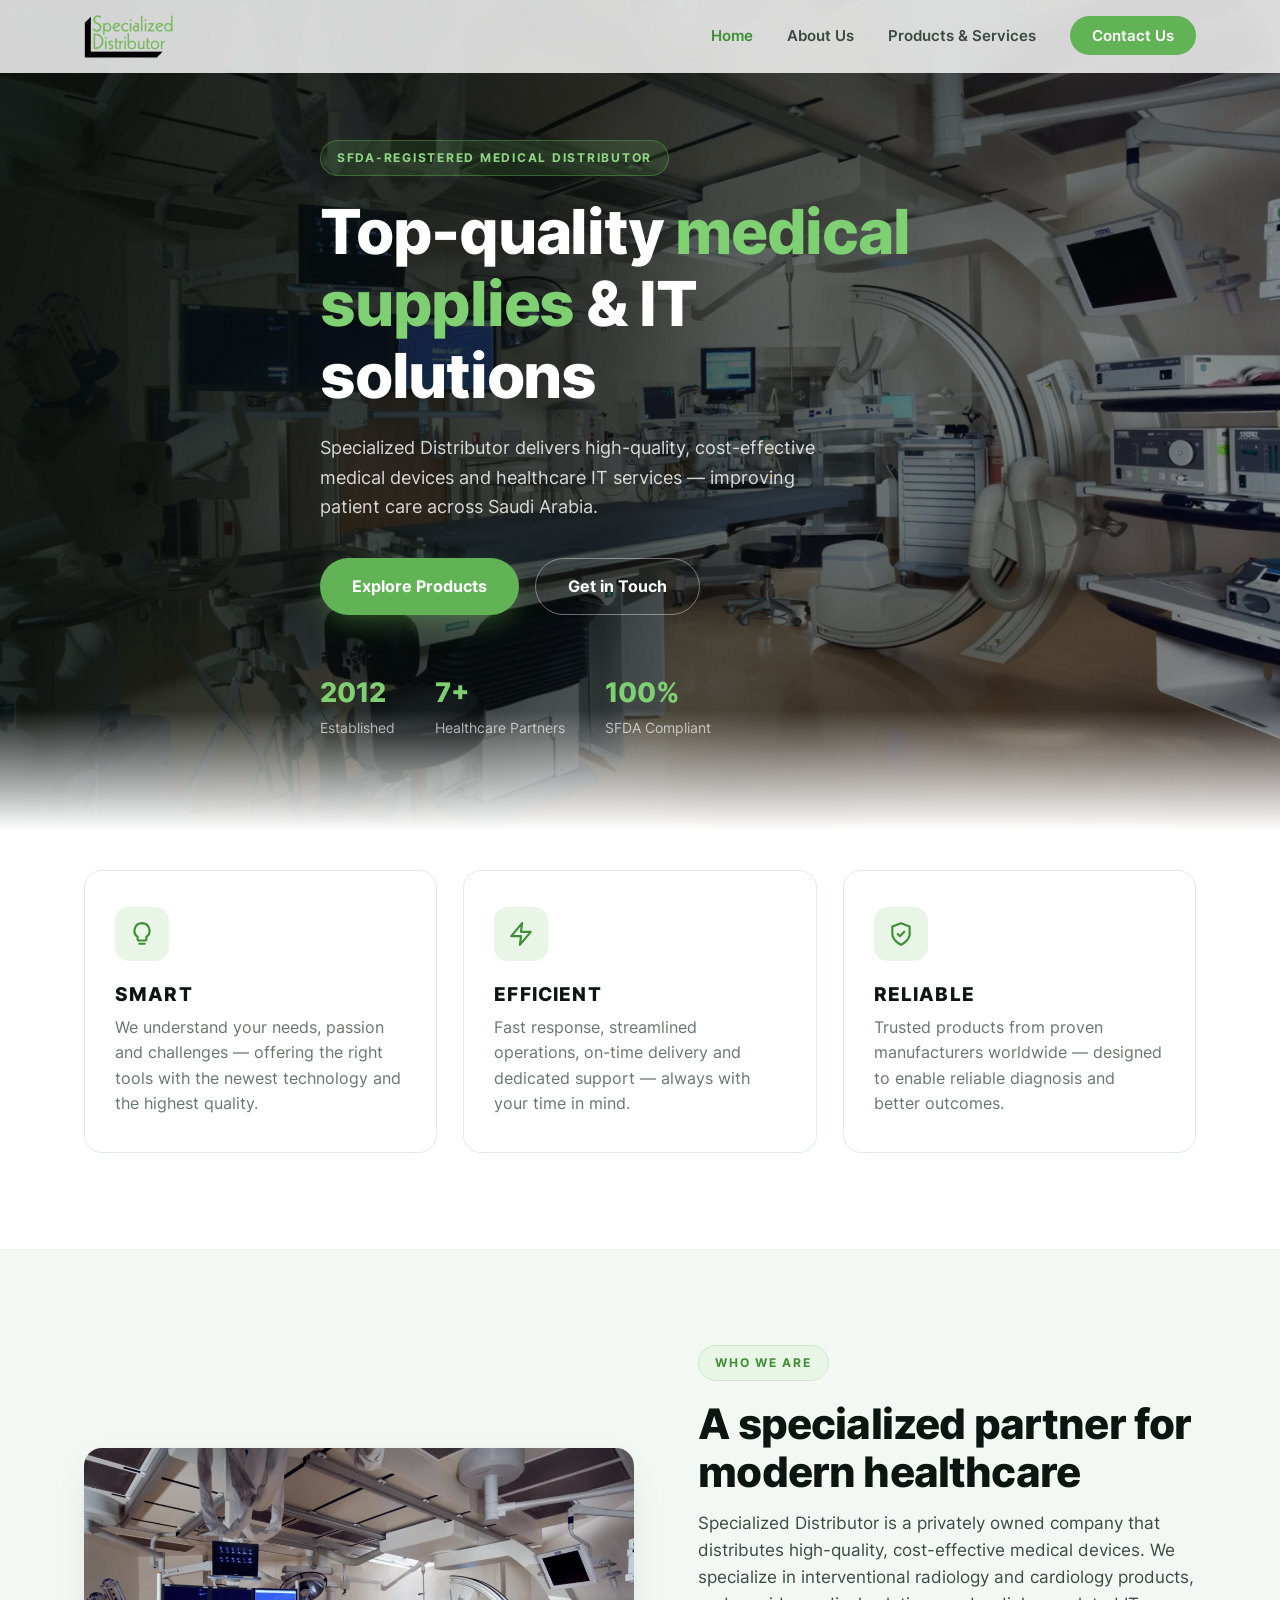
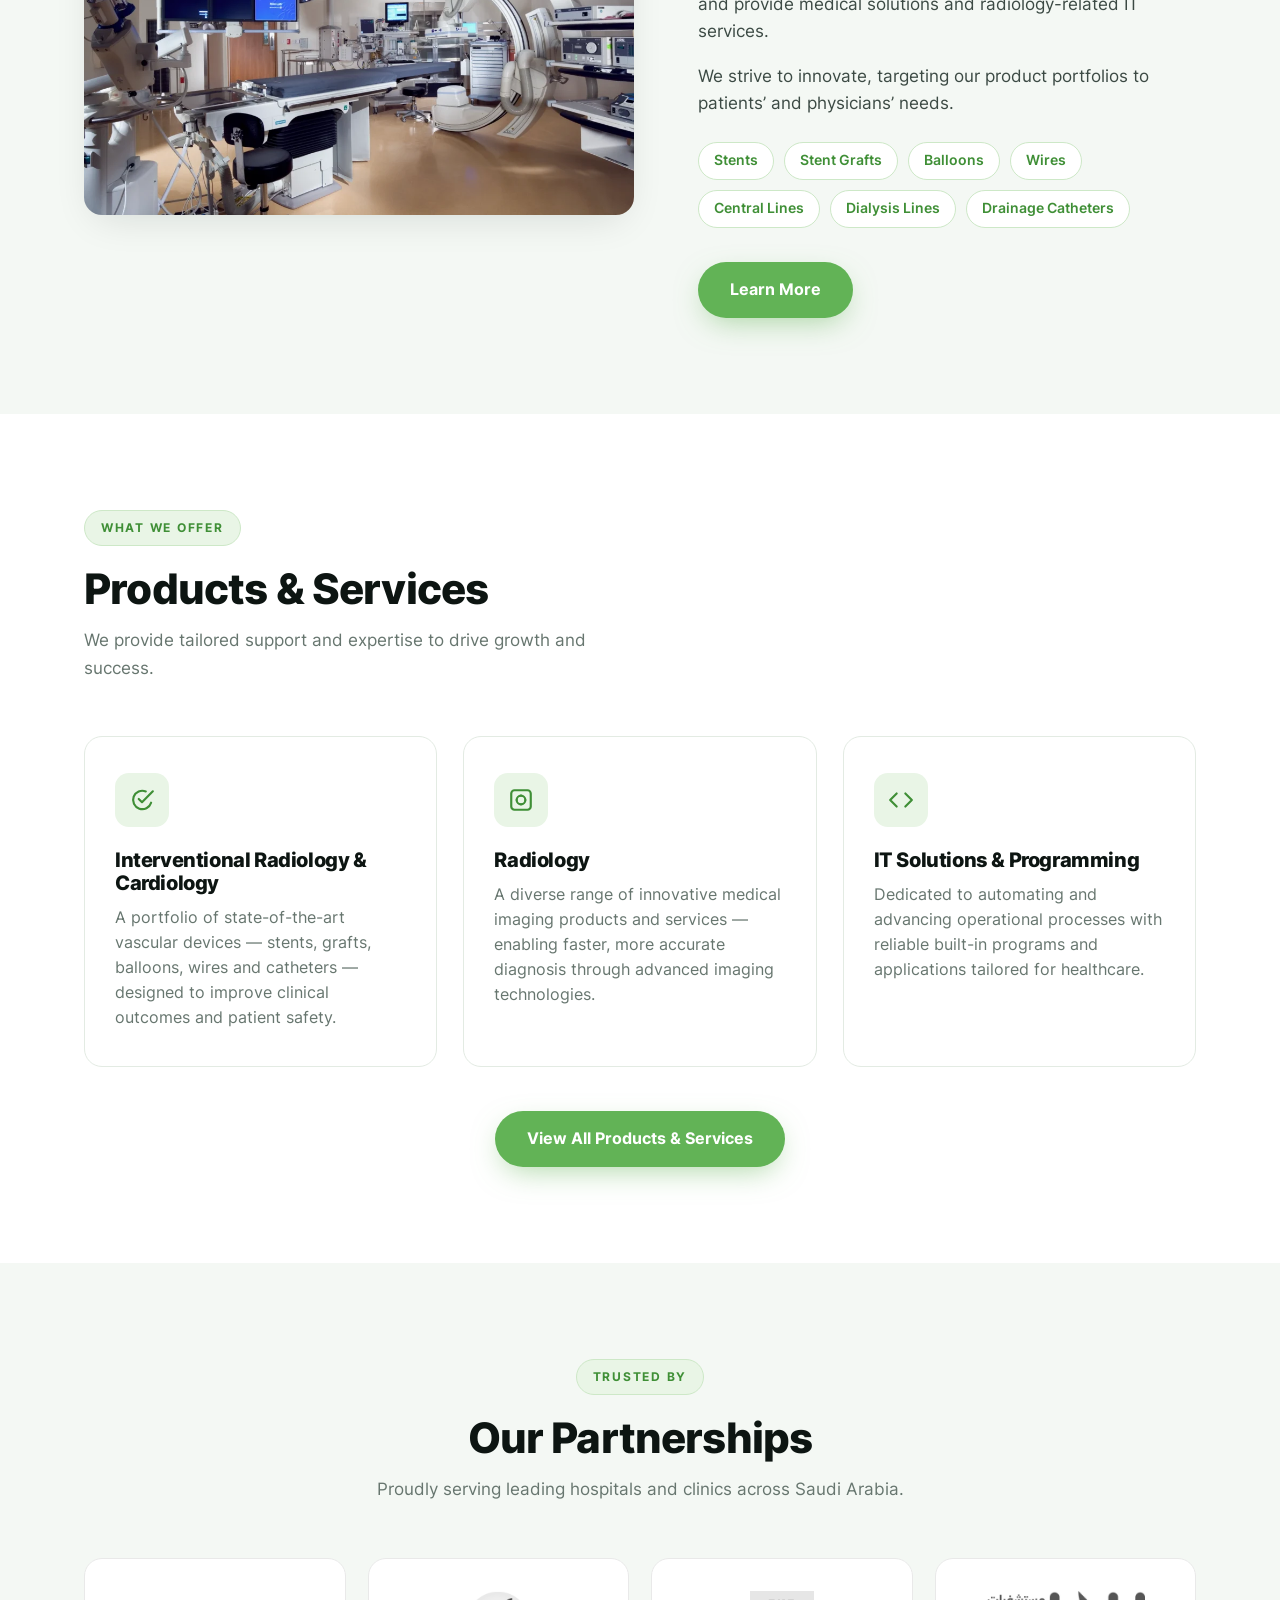
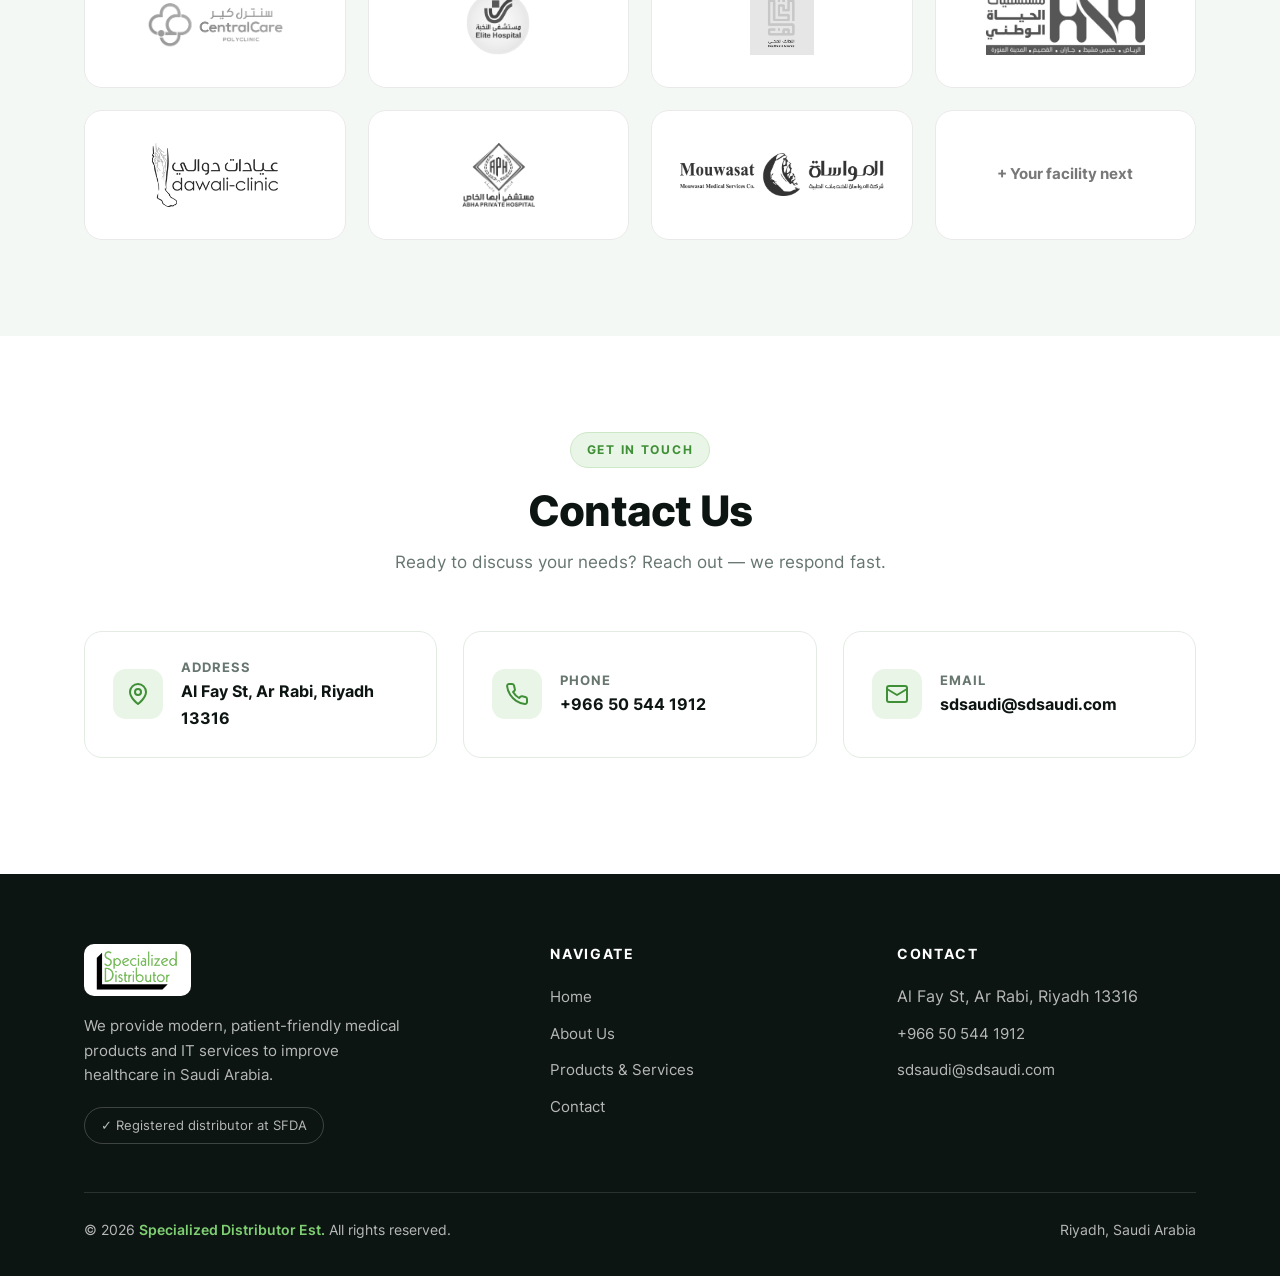
<file: index.html>
<!DOCTYPE html>
<html lang="en">
<head>
<meta charset="UTF-8">
<meta name="viewport" content="width=device-width, initial-scale=1.0">
<meta name="facebook-domain-verification" content="l075posbf9wfgpn8td91c6dkunlv6u" />
<title>Specialized Distributor Est. — Top-Quality Medical Supplies & IT Solutions</title>
<meta name="description" content="SFDA-registered distributor of high-quality medical devices in Saudi Arabia. Interventional radiology & cardiology products, imaging solutions, and healthcare IT services.">
<link rel="icon" href="assets/img/cropped-squere-logo-32x32.png" sizes="32x32">
<link rel="icon" href="assets/img/cropped-squere-logo-192x192.png" sizes="192x192">
<link rel="apple-touch-icon" href="assets/img/cropped-squere-logo-180x180.png">
<meta property="og:title" content="Specialized Distributor Est.">
<meta property="og:description" content="Your source for top-quality medical supplies and IT solutions in Saudi Arabia.">
<meta property="og:type" content="website">
<meta property="og:image" content="assets/img/IMG_7962.png">
<link rel="stylesheet" href="assets/style.css">
</head>
<body>

<!-- ============ NAV ============ -->
<header class="nav" id="nav">
  <div class="wrap nav-inner">
    <a href="index.html" class="nav-logo">
      <img src="assets/img/IMG_7962-300x145.png" alt="Specialized Distributor Est.">
    </a>
    <nav>
      <ul class="nav-links" id="navLinks">
        <li><a href="index.html" class="active">Home</a></li>
        <li><a href="about-us.html">About Us</a></li>
        <li><a href="products-and-services.html">Products &amp; Services</a></li>
        <li><a href="#contact" class="nav-cta">Contact Us</a></li>
      </ul>
    </nav>
    <button class="nav-toggle" id="navToggle" aria-label="Menu" aria-expanded="false">
      <span></span><span></span><span></span>
    </button>
  </div>
</header>

<!-- ============ HERO ============ -->
<section class="hero" id="top">
  <div class="wrap">
    <div class="hero-content">
      <span class="eyebrow">SFDA-Registered Medical Distributor</span>
      <h1>Top-quality <em>medical supplies</em> &amp; IT solutions</h1>
      <p>Specialized Distributor delivers high-quality, cost-effective medical devices and healthcare IT services — improving patient care across Saudi Arabia.</p>
      <div class="hero-actions">
        <a href="products-and-services.html" class="btn btn-primary">Explore Products</a>
        <a href="#contact" class="btn btn-ghost">Get in Touch</a>
      </div>
      <div class="hero-stats">
        <div class="hero-stat"><b>2012</b><span>Established</span></div>
        <div class="hero-stat"><b>7+</b><span>Healthcare Partners</span></div>
        <div class="hero-stat"><b>100%</b><span>SFDA Compliant</span></div>
      </div>
    </div>
  </div>
</section>

<!-- ============ VALUES ============ -->
<section class="values">
  <div class="wrap grid-3">
    <div class="card reveal">
      <div class="icon">
        <svg viewBox="0 0 24 24" fill="none" stroke="currentColor" stroke-width="2" stroke-linecap="round" stroke-linejoin="round"><path d="M12 2a7 7 0 0 1 4 12.7V17a1 1 0 0 1-1 1h-6a1 1 0 0 1-1-1v-2.3A7 7 0 0 1 12 2z"/><path d="M9.5 21h5"/></svg>
      </div>
      <h3>SMART</h3>
      <p>We understand your needs, passion and challenges — offering the right tools with the newest technology and the highest quality.</p>
    </div>
    <div class="card reveal" style="transition-delay:.1s">
      <div class="icon">
        <svg viewBox="0 0 24 24" fill="none" stroke="currentColor" stroke-width="2" stroke-linecap="round" stroke-linejoin="round"><polygon points="13 2 3 14 12 14 11 22 21 10 12 10 13 2"/></svg>
      </div>
      <h3>EFFICIENT</h3>
      <p>Fast response, streamlined operations, on-time delivery and dedicated support — always with your time in mind.</p>
    </div>
    <div class="card reveal" style="transition-delay:.2s">
      <div class="icon">
        <svg viewBox="0 0 24 24" fill="none" stroke="currentColor" stroke-width="2" stroke-linecap="round" stroke-linejoin="round"><path d="M12 22s8-4 8-10V5l-8-3-8 3v7c0 6 8 10 8 10z"/><path d="m9 12 2 2 4-4"/></svg>
      </div>
      <h3>RELIABLE</h3>
      <p>Trusted products from proven manufacturers worldwide — designed to enable reliable diagnosis and better outcomes.</p>
    </div>
  </div>
</section>

<!-- ============ ABOUT ============ -->
<section class="tinted" id="about">
  <div class="wrap split">
    <div class="split-media reveal">
      <img src="assets/img/Cath_lab_Heart_Hospital-copy-1024x683.webp" alt="Modern cath lab with interventional equipment" loading="lazy">
    </div>
    <div class="split-text reveal" style="transition-delay:.12s">
      <span class="eyebrow">Who We Are</span>
      <h2 class="section-title">A specialized partner for modern healthcare</h2>
      <p>Specialized Distributor is a privately owned company that distributes high-quality, cost-effective medical devices. We specialize in interventional radiology and cardiology products, and provide medical solutions and radiology-related IT services.</p>
      <p>We strive to innovate, targeting our product portfolios to patients&rsquo; and physicians&rsquo; needs.</p>
      <div class="about-tags">
        <span class="tag">Stents</span>
        <span class="tag">Stent Grafts</span>
        <span class="tag">Balloons</span>
        <span class="tag">Wires</span>
        <span class="tag">Central Lines</span>
        <span class="tag">Dialysis Lines</span>
        <span class="tag">Drainage Catheters</span>
      </div>
      <a href="about-us.html" class="btn btn-primary">Learn More</a>
    </div>
  </div>
</section>

<!-- ============ SERVICES ============ -->
<section id="services">
  <div class="wrap">
    <div class="reveal">
      <span class="eyebrow">What We Offer</span>
      <h2 class="section-title">Products &amp; Services</h2>
      <p class="section-sub">We provide tailored support and expertise to drive growth and success.</p>
    </div>
    <div class="grid-3" style="margin-top:54px">
      <div class="card service-card reveal">
        <div class="icon">
          <svg viewBox="0 0 24 24" fill="none" stroke="currentColor" stroke-width="2" stroke-linecap="round" stroke-linejoin="round"><path d="M20.4 14.5a8.5 8.5 0 1 1-4.9-10.4"/><path d="M22 4 12 14l-3-3"/></svg>
        </div>
        <h3>Interventional Radiology &amp; Cardiology</h3>
        <p>A portfolio of state-of-the-art vascular devices — stents, grafts, balloons, wires and catheters — designed to improve clinical outcomes and patient safety.</p>
      </div>
      <div class="card service-card reveal" style="transition-delay:.1s">
        <div class="icon">
          <svg viewBox="0 0 24 24" fill="none" stroke="currentColor" stroke-width="2" stroke-linecap="round" stroke-linejoin="round"><rect x="3" y="3" width="18" height="18" rx="3"/><circle cx="12" cy="12" r="4"/><path d="M12 8v.01M12 16v.01M8 12h.01M16 12h.01"/></svg>
        </div>
        <h3>Radiology</h3>
        <p>A diverse range of innovative medical imaging products and services — enabling faster, more accurate diagnosis through advanced imaging technologies.</p>
      </div>
      <div class="card service-card reveal" style="transition-delay:.2s">
        <div class="icon">
          <svg viewBox="0 0 24 24" fill="none" stroke="currentColor" stroke-width="2" stroke-linecap="round" stroke-linejoin="round"><polyline points="16 18 22 12 16 6"/><polyline points="8 6 2 12 8 18"/></svg>
        </div>
        <h3>IT Solutions &amp; Programming</h3>
        <p>Dedicated to automating and advancing operational processes with reliable built-in programs and applications tailored for healthcare.</p>
      </div>
    </div>
    <div style="text-align:center;margin-top:44px" class="reveal">
      <a href="products-and-services.html" class="btn btn-primary">View All Products &amp; Services</a>
    </div>
  </div>
</section>

<!-- ============ PARTNERS ============ -->
<section class="tinted" id="partners">
  <div class="wrap">
    <div class="reveal" style="text-align:center">
      <span class="eyebrow">Trusted By</span>
      <h2 class="section-title">Our Partnerships</h2>
      <p class="section-sub" style="margin-inline:auto">Proudly serving leading hospitals and clinics across Saudi Arabia.</p>
    </div>
    <div class="partners-grid">
      <div class="partner reveal"><img src="assets/img/202403221135341389796679_settings-2.png" alt="CentralCare Polyclinic" loading="lazy"></div>
      <div class="partner reveal" style="transition-delay:.05s"><img src="assets/img/elite-hospital-logo84.png" alt="Elite Hospital" loading="lazy"></div>
      <div class="partner reveal" style="transition-delay:.1s"><img src="assets/img/HCA.png" alt="HCA" loading="lazy"></div>
      <div class="partner reveal" style="transition-delay:.15s"><img src="assets/img/HNH-New-Logo-02-1-1536x619-1-768x310.jpeg" alt="HNH" loading="lazy"></div>
      <div class="partner reveal" style="transition-delay:.2s"><img src="assets/img/logo.png" alt="Dawali Clinic" loading="lazy"></div>
      <div class="partner reveal" style="transition-delay:.25s"><img src="assets/img/logo-1.webp" alt="Abha Private Hospital" loading="lazy"></div>
      <div class="partner reveal" style="transition-delay:.3s"><img class="on-light" src="assets/img/mouwasat-logo-footer.webp" alt="Mouwasat Medical Services" loading="lazy"></div>
      <div class="partner reveal" style="transition-delay:.35s">
        <span style="font-weight:700;color:var(--green-dark);font-size:.95rem">+ Your facility next</span>
      </div>
    </div>
  </div>
</section>

<!-- ============ CONTACT ============ -->
<section id="contact">
  <div class="wrap">
    <div class="reveal" style="text-align:center">
      <span class="eyebrow">Get in Touch</span>
      <h2 class="section-title">Contact Us</h2>
      <p class="section-sub" style="margin-inline:auto">Ready to discuss your needs? Reach out — we respond fast.</p>
    </div>
    <div class="contact-cards">
      <a class="contact-card reveal" href="https://maps.google.com/?q=Al+Fay+St,+Ar+Rabi,+Riyadh+13316" target="_blank" rel="noopener">
        <div class="icon">
          <svg viewBox="0 0 24 24" fill="none" stroke="currentColor" stroke-width="2" stroke-linecap="round" stroke-linejoin="round"><path d="M20 10c0 6-8 12-8 12s-8-6-8-12a8 8 0 0 1 16 0z"/><circle cx="12" cy="10" r="3"/></svg>
        </div>
        <div><small>Address</small><b>Al Fay St, Ar Rabi, Riyadh 13316</b></div>
      </a>
      <a class="contact-card reveal" style="transition-delay:.1s" href="tel:+966505441912">
        <div class="icon">
          <svg viewBox="0 0 24 24" fill="none" stroke="currentColor" stroke-width="2" stroke-linecap="round" stroke-linejoin="round"><path d="M22 16.9v3a2 2 0 0 1-2.2 2 19.8 19.8 0 0 1-8.6-3.1 19.5 19.5 0 0 1-6-6A19.8 19.8 0 0 1 2.1 4.2 2 2 0 0 1 4.1 2h3a2 2 0 0 1 2 1.7c.1 1 .4 2 .7 2.9a2 2 0 0 1-.4 2.1L8.1 10a16 16 0 0 0 6 6l1.3-1.3a2 2 0 0 1 2.1-.4c.9.3 1.9.6 2.9.7a2 2 0 0 1 1.6 2z"/></svg>
        </div>
        <div><small>Phone</small><b>+966 50 544 1912</b></div>
      </a>
      <a class="contact-card reveal" style="transition-delay:.2s" href="mailto:sdsaudi@sdsaudi.com">
        <div class="icon">
          <svg viewBox="0 0 24 24" fill="none" stroke="currentColor" stroke-width="2" stroke-linecap="round" stroke-linejoin="round"><rect x="2" y="4" width="20" height="16" rx="2"/><path d="m22 7-10 6L2 7"/></svg>
        </div>
        <div><small>Email</small><b>sdsaudi@sdsaudi.com</b></div>
      </a>
    </div>
  </div>
</section>

<!-- ============ FOOTER ============ -->
<footer>
  <div class="wrap">
    <div class="footer-grid">
      <div>
        <img class="footer-logo" src="assets/img/IMG_7962-300x145.png" alt="Specialized Distributor Est.">
        <p>We provide modern, patient-friendly medical products and IT services to improve healthcare in Saudi Arabia.</p>
        <span class="sfda">✓ Registered distributor at SFDA</span>
      </div>
      <div>
        <h4>Navigate</h4>
        <ul>
          <li><a href="index.html">Home</a></li>
          <li><a href="about-us.html">About Us</a></li>
          <li><a href="products-and-services.html">Products &amp; Services</a></li>
          <li><a href="#contact">Contact</a></li>
        </ul>
      </div>
      <div>
        <h4>Contact</h4>
        <ul>
          <li>Al Fay St, Ar Rabi, Riyadh 13316</li>
          <li><a href="tel:+966505441912">+966 50 544 1912</a></li>
          <li><a href="mailto:sdsaudi@sdsaudi.com">sdsaudi@sdsaudi.com</a></li>
        </ul>
      </div>
    </div>
    <div class="footer-bottom">
      <span>© 2026 <a href="index.html">Specialized Distributor Est.</a> All rights reserved.</span>
      <span>Riyadh, Saudi Arabia</span>
    </div>
  </div>
</footer>

<script src="assets/site.js"></script>
</body>
</html>
</file>
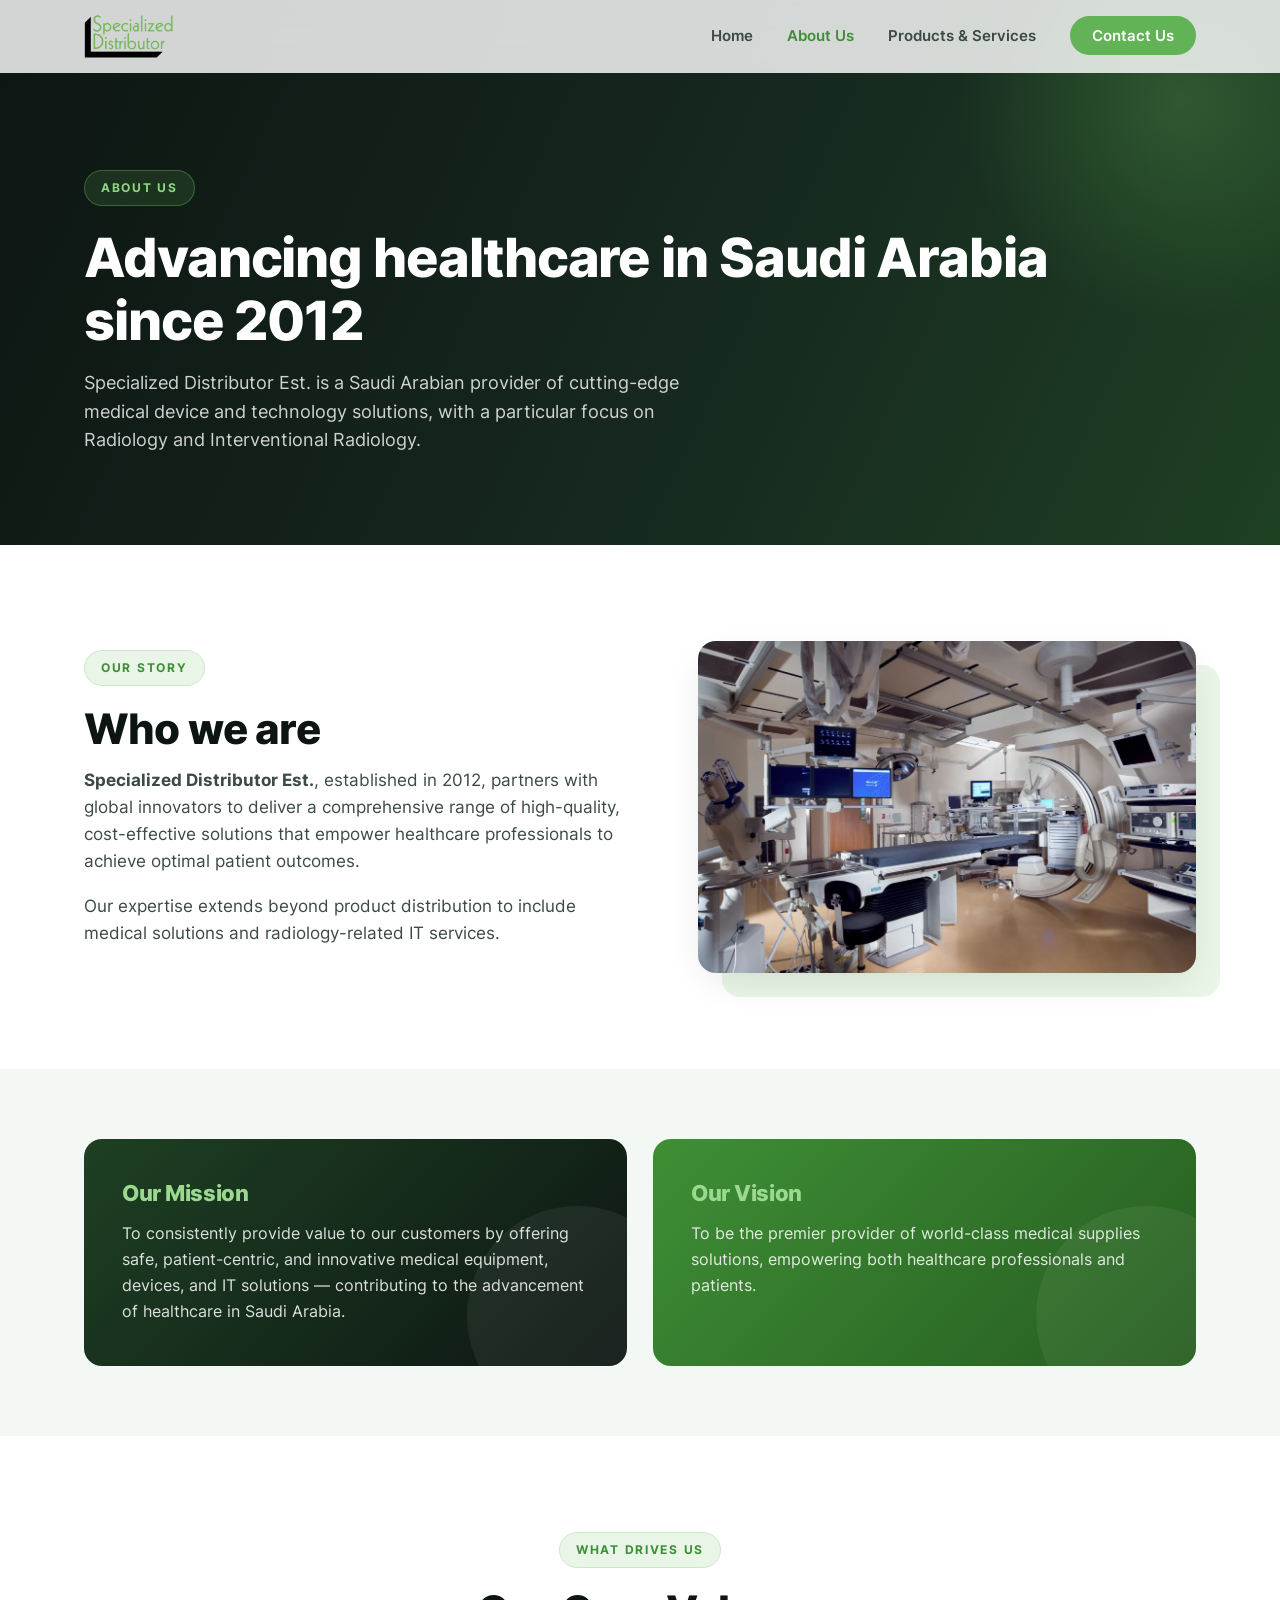
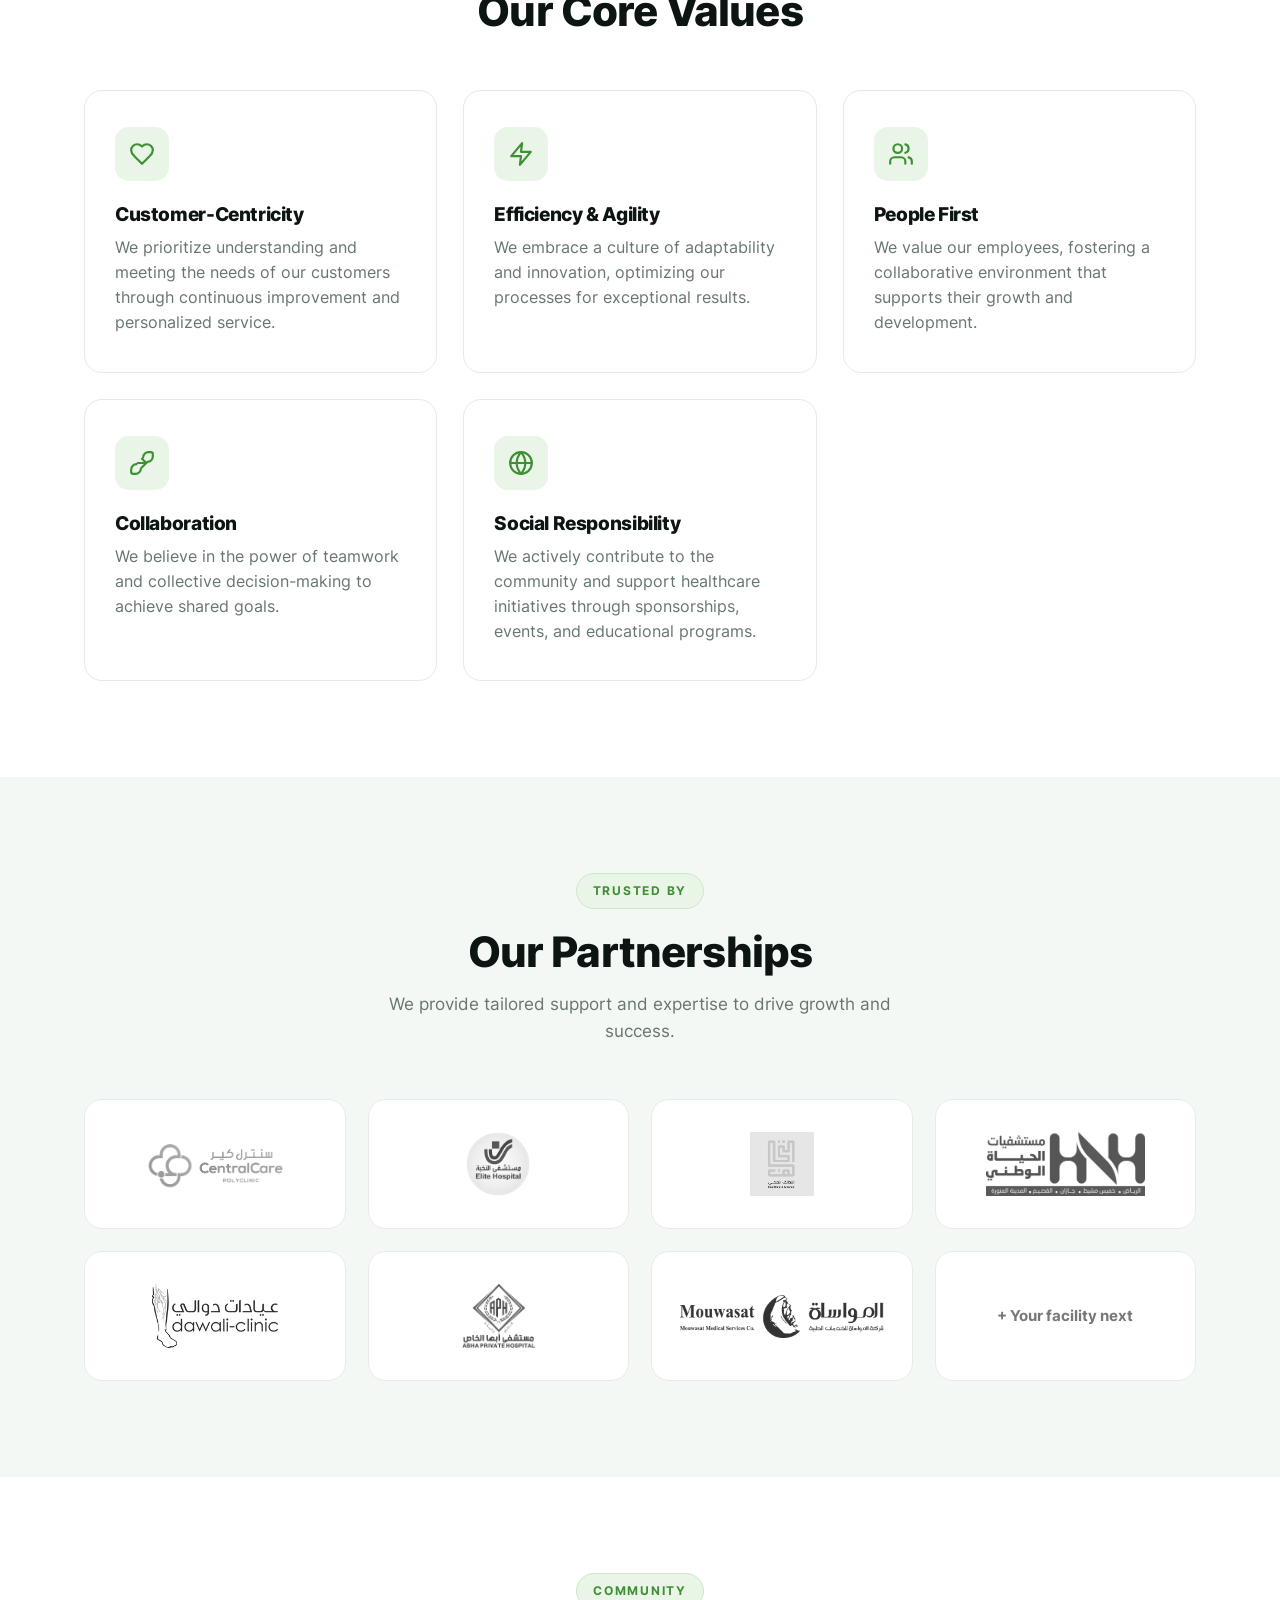
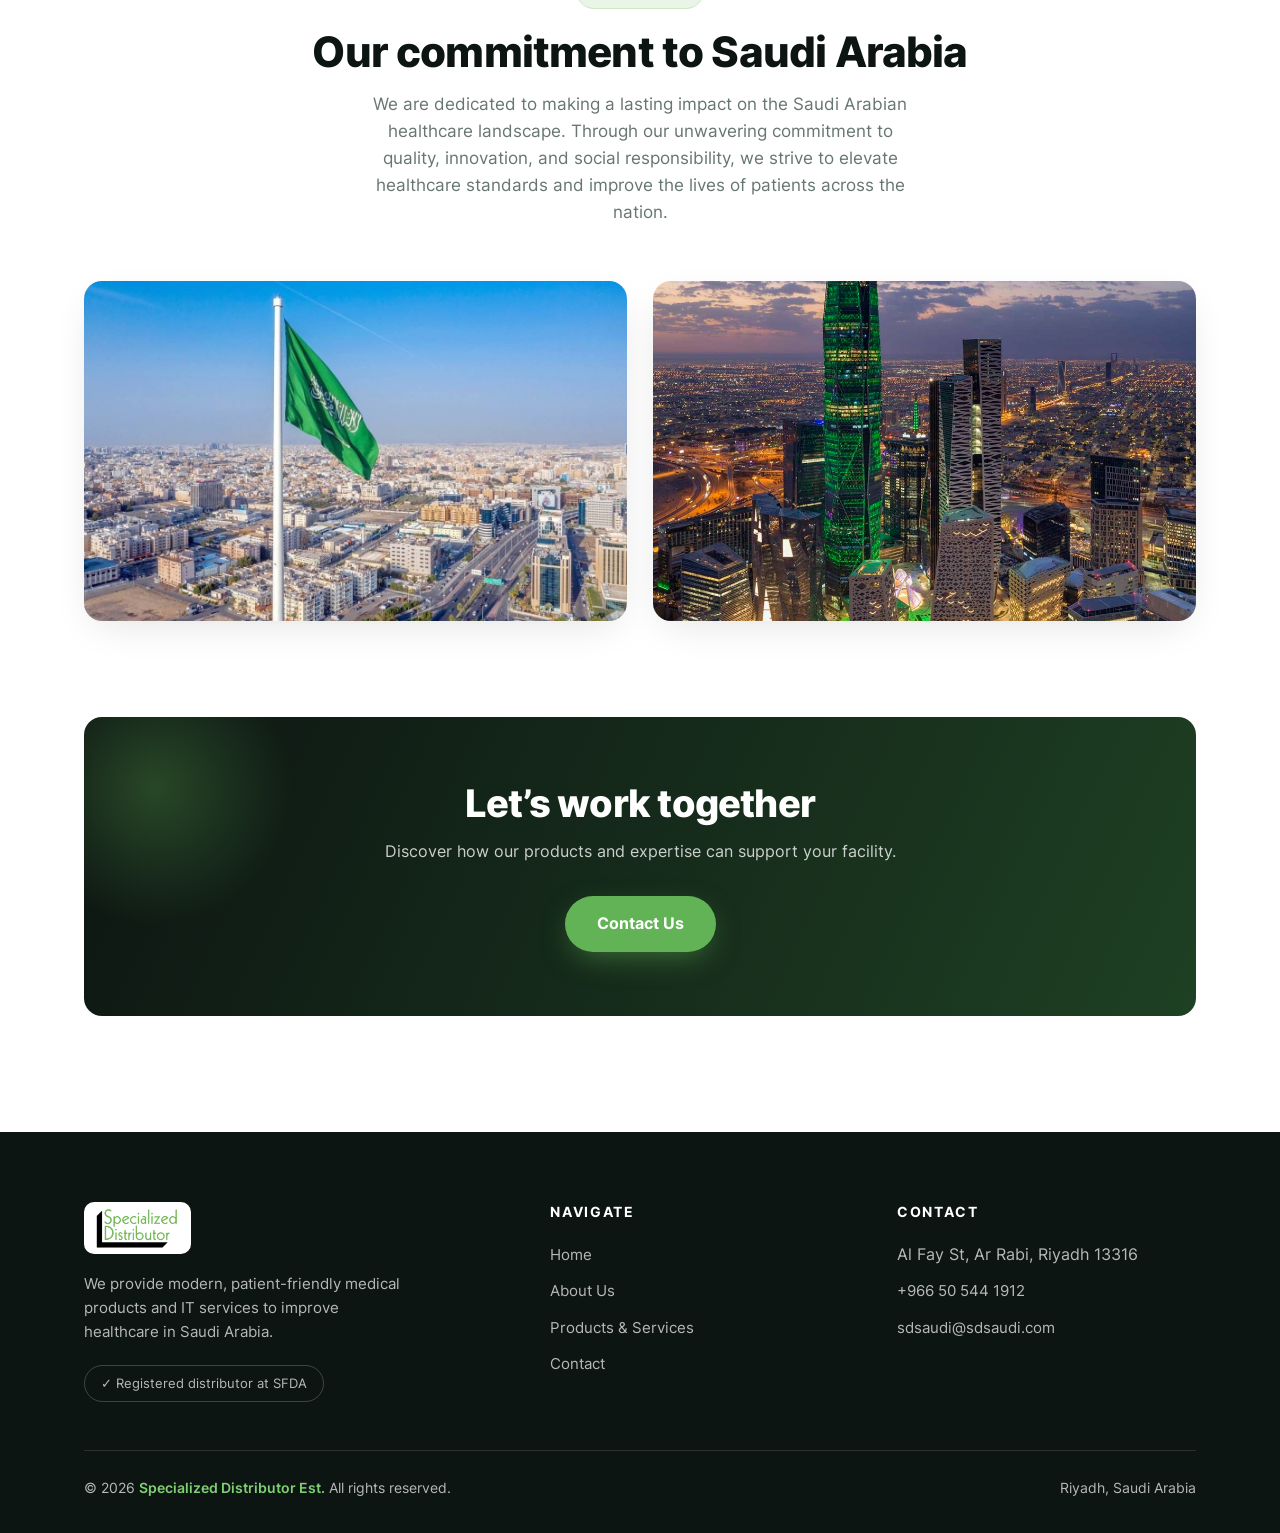
<file: about-us.html>
<!DOCTYPE html>
<html lang="en">
<head>
<meta charset="UTF-8">
<meta name="viewport" content="width=device-width, initial-scale=1.0">
<meta name="facebook-domain-verification" content="l075posbf9wfgpn8td91c6dkunlv6u" />
<title>About Us — Specialized Distributor Est.</title>
<meta name="description" content="Established in 2012, Specialized Distributor is a Saudi Arabian provider of cutting-edge medical device and technology solutions, focused on Radiology and Interventional Radiology.">
<link rel="icon" href="assets/img/cropped-squere-logo-32x32.png" sizes="32x32">
<link rel="icon" href="assets/img/cropped-squere-logo-192x192.png" sizes="192x192">
<link rel="apple-touch-icon" href="assets/img/cropped-squere-logo-180x180.png">
<meta property="og:title" content="About Us — Specialized Distributor Est.">
<meta property="og:description" content="A Saudi Arabian provider of cutting-edge medical device and technology solutions since 2012.">
<meta property="og:type" content="website">
<link rel="stylesheet" href="assets/style.css">
</head>
<body>

<!-- ============ NAV ============ -->
<header class="nav" id="nav">
  <div class="wrap nav-inner">
    <a href="index.html" class="nav-logo">
      <img src="assets/img/IMG_7962-300x145.png" alt="Specialized Distributor Est.">
    </a>
    <nav>
      <ul class="nav-links" id="navLinks">
        <li><a href="index.html">Home</a></li>
        <li><a href="about-us.html" class="active">About Us</a></li>
        <li><a href="products-and-services.html">Products &amp; Services</a></li>
        <li><a href="index.html#contact" class="nav-cta">Contact Us</a></li>
      </ul>
    </nav>
    <button class="nav-toggle" id="navToggle" aria-label="Menu" aria-expanded="false">
      <span></span><span></span><span></span>
    </button>
  </div>
</header>

<!-- ============ PAGE HERO ============ -->
<section class="page-hero">
  <div class="wrap">
    <span class="eyebrow">About Us</span>
    <h1>Advancing healthcare in Saudi Arabia since 2012</h1>
    <p>Specialized Distributor Est. is a Saudi Arabian provider of cutting-edge medical device and technology solutions, with a particular focus on Radiology and Interventional Radiology.</p>
  </div>
</section>

<!-- ============ STORY ============ -->
<section>
  <div class="wrap split">
    <div class="split-text reveal">
      <span class="eyebrow">Our Story</span>
      <h2 class="section-title">Who we are</h2>
      <p><strong>Specialized Distributor Est.</strong>, established in 2012, partners with global innovators to deliver a comprehensive range of high-quality, cost-effective solutions that empower healthcare professionals to achieve optimal patient outcomes.</p>
      <p>Our expertise extends beyond product distribution to include medical solutions and radiology-related IT services.</p>
    </div>
    <div class="split-media reveal" style="transition-delay:.12s">
      <img src="assets/img/Cath_lab_Heart_Hospital-copy-1024x683.webp" alt="Modern interventional radiology suite" loading="lazy">
    </div>
  </div>
</section>

<!-- ============ MISSION / VISION ============ -->
<section class="tinted" style="padding-top:70px;padding-bottom:70px">
  <div class="wrap mv-grid">
    <div class="mv-card reveal">
      <h3>Our Mission</h3>
      <p>To consistently provide value to our customers by offering safe, patient-centric, and innovative medical equipment, devices, and IT solutions — contributing to the advancement of healthcare in Saudi Arabia.</p>
    </div>
    <div class="mv-card alt reveal" style="transition-delay:.12s">
      <h3>Our Vision</h3>
      <p>To be the premier provider of world-class medical supplies solutions, empowering both healthcare professionals and patients.</p>
    </div>
  </div>
</section>

<!-- ============ CORE VALUES ============ -->
<section>
  <div class="wrap">
    <div class="reveal" style="text-align:center">
      <span class="eyebrow">What Drives Us</span>
      <h2 class="section-title">Our Core Values</h2>
    </div>
    <div class="values-grid">
      <div class="card reveal">
        <div class="icon">
          <svg viewBox="0 0 24 24" fill="none" stroke="currentColor" stroke-width="2" stroke-linecap="round" stroke-linejoin="round"><path d="M19 14c1.5-1.4 3-3.2 3-5.5A5.5 5.5 0 0 0 16.5 3c-1.8 0-3 .5-4.5 2-1.5-1.5-2.7-2-4.5-2A5.5 5.5 0 0 0 2 8.5c0 2.3 1.5 4.1 3 5.5l7 7z"/></svg>
        </div>
        <h3>Customer-Centricity</h3>
        <p>We prioritize understanding and meeting the needs of our customers through continuous improvement and personalized service.</p>
      </div>
      <div class="card reveal" style="transition-delay:.08s">
        <div class="icon">
          <svg viewBox="0 0 24 24" fill="none" stroke="currentColor" stroke-width="2" stroke-linecap="round" stroke-linejoin="round"><polygon points="13 2 3 14 12 14 11 22 21 10 12 10 13 2"/></svg>
        </div>
        <h3>Efficiency &amp; Agility</h3>
        <p>We embrace a culture of adaptability and innovation, optimizing our processes for exceptional results.</p>
      </div>
      <div class="card reveal" style="transition-delay:.16s">
        <div class="icon">
          <svg viewBox="0 0 24 24" fill="none" stroke="currentColor" stroke-width="2" stroke-linecap="round" stroke-linejoin="round"><path d="M16 21v-2a4 4 0 0 0-4-4H6a4 4 0 0 0-4 4v2"/><circle cx="9" cy="7" r="4"/><path d="M22 21v-2a4 4 0 0 0-3-3.87"/><path d="M16 3.13a4 4 0 0 1 0 7.75"/></svg>
        </div>
        <h3>People First</h3>
        <p>We value our employees, fostering a collaborative environment that supports their growth and development.</p>
      </div>
      <div class="card reveal" style="transition-delay:.24s">
        <div class="icon">
          <svg viewBox="0 0 24 24" fill="none" stroke="currentColor" stroke-width="2" stroke-linecap="round" stroke-linejoin="round"><path d="M11 17a5 5 0 0 1-5 5H4a2 2 0 0 1-2-2v-2a5 5 0 0 1 5-5"/><path d="M13 7a5 5 0 0 1 5-5h2a2 2 0 0 1 2 2v2a5 5 0 0 1-5 5"/><path d="M8 12h8"/><path d="m12 8 4 4-4 4"/></svg>
        </div>
        <h3>Collaboration</h3>
        <p>We believe in the power of teamwork and collective decision-making to achieve shared goals.</p>
      </div>
      <div class="card reveal" style="transition-delay:.32s">
        <div class="icon">
          <svg viewBox="0 0 24 24" fill="none" stroke="currentColor" stroke-width="2" stroke-linecap="round" stroke-linejoin="round"><circle cx="12" cy="12" r="10"/><path d="M2 12h20"/><path d="M12 2a15.3 15.3 0 0 1 4 10 15.3 15.3 0 0 1-4 10 15.3 15.3 0 0 1-4-10 15.3 15.3 0 0 1 4-10z"/></svg>
        </div>
        <h3>Social Responsibility</h3>
        <p>We actively contribute to the community and support healthcare initiatives through sponsorships, events, and educational programs.</p>
      </div>
    </div>
  </div>
</section>

<!-- ============ PARTNERS ============ -->
<section class="tinted" id="partners">
  <div class="wrap">
    <div class="reveal" style="text-align:center">
      <span class="eyebrow">Trusted By</span>
      <h2 class="section-title">Our Partnerships</h2>
      <p class="section-sub" style="margin-inline:auto">We provide tailored support and expertise to drive growth and success.</p>
    </div>
    <div class="partners-grid">
      <div class="partner reveal"><img src="assets/img/202403221135341389796679_settings-2.png" alt="CentralCare Polyclinic" loading="lazy"></div>
      <div class="partner reveal" style="transition-delay:.05s"><img src="assets/img/elite-hospital-logo84.png" alt="Elite Hospital" loading="lazy"></div>
      <div class="partner reveal" style="transition-delay:.1s"><img src="assets/img/HCA.png" alt="HCA" loading="lazy"></div>
      <div class="partner reveal" style="transition-delay:.15s"><img src="assets/img/HNH-New-Logo-02-1-1536x619-1-768x310.jpeg" alt="HNH" loading="lazy"></div>
      <div class="partner reveal" style="transition-delay:.2s"><img src="assets/img/logo.png" alt="Dawali Clinic" loading="lazy"></div>
      <div class="partner reveal" style="transition-delay:.25s"><img src="assets/img/logo-1.webp" alt="Abha Private Hospital" loading="lazy"></div>
      <div class="partner reveal" style="transition-delay:.3s"><img class="on-light" src="assets/img/mouwasat-logo-footer.webp" alt="Mouwasat Medical Services" loading="lazy"></div>
      <div class="partner reveal" style="transition-delay:.35s">
        <span style="font-weight:700;color:var(--green-dark);font-size:.95rem">+ Your facility next</span>
      </div>
    </div>
  </div>
</section>

<!-- ============ COMMITMENT ============ -->
<section>
  <div class="wrap">
    <div class="reveal" style="text-align:center">
      <span class="eyebrow">Community</span>
      <h2 class="section-title">Our commitment to Saudi Arabia</h2>
      <p class="section-sub" style="margin-inline:auto">We are dedicated to making a lasting impact on the Saudi Arabian healthcare landscape. Through our unwavering commitment to quality, innovation, and social responsibility, we strive to elevate healthcare standards and improve the lives of patients across the nation.</p>
    </div>
    <div class="photo-duo">
      <img class="reveal" src="assets/img/2091051.jpeg" alt="Community healthcare initiative" loading="lazy">
      <img class="reveal" style="transition-delay:.12s" src="assets/img/kafd-ramadan-tent-1024x768.jpeg" alt="KAFD Ramadan community event" loading="lazy">
    </div>
  </div>
</section>

<!-- ============ CTA ============ -->
<section style="padding-top:0">
  <div class="wrap">
    <div class="cta-band reveal">
      <h2>Let&rsquo;s work together</h2>
      <p>Discover how our products and expertise can support your facility.</p>
      <a href="index.html#contact" class="btn btn-primary">Contact Us</a>
    </div>
  </div>
</section>

<!-- ============ FOOTER ============ -->
<footer>
  <div class="wrap">
    <div class="footer-grid">
      <div>
        <img class="footer-logo" src="assets/img/IMG_7962-300x145.png" alt="Specialized Distributor Est.">
        <p>We provide modern, patient-friendly medical products and IT services to improve healthcare in Saudi Arabia.</p>
        <span class="sfda">✓ Registered distributor at SFDA</span>
      </div>
      <div>
        <h4>Navigate</h4>
        <ul>
          <li><a href="index.html">Home</a></li>
          <li><a href="about-us.html">About Us</a></li>
          <li><a href="products-and-services.html">Products &amp; Services</a></li>
          <li><a href="index.html#contact">Contact</a></li>
        </ul>
      </div>
      <div>
        <h4>Contact</h4>
        <ul>
          <li>Al Fay St, Ar Rabi, Riyadh 13316</li>
          <li><a href="tel:+966505441912">+966 50 544 1912</a></li>
          <li><a href="mailto:sdsaudi@sdsaudi.com">sdsaudi@sdsaudi.com</a></li>
        </ul>
      </div>
    </div>
    <div class="footer-bottom">
      <span>© 2026 <a href="index.html">Specialized Distributor Est.</a> All rights reserved.</span>
      <span>Riyadh, Saudi Arabia</span>
    </div>
  </div>
</footer>

<script src="assets/site.js"></script>
</body>
</html>
</file>
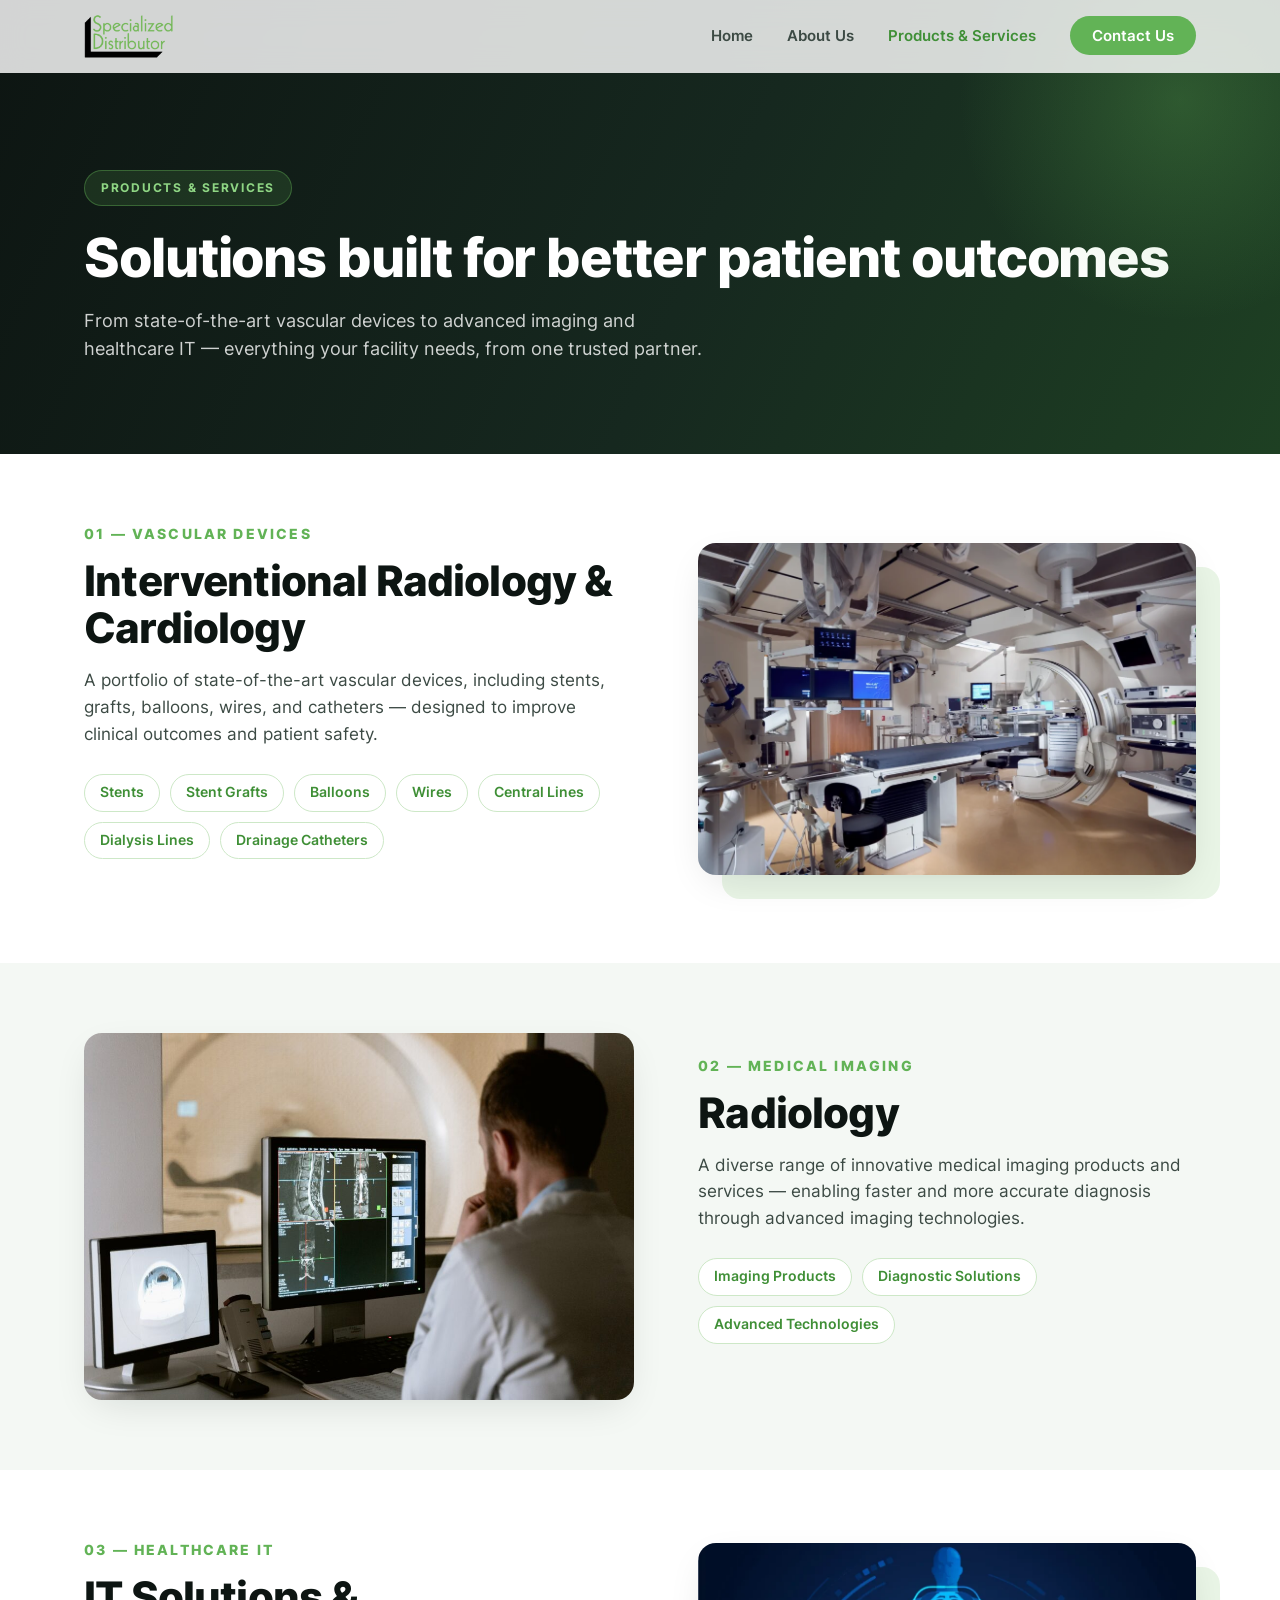
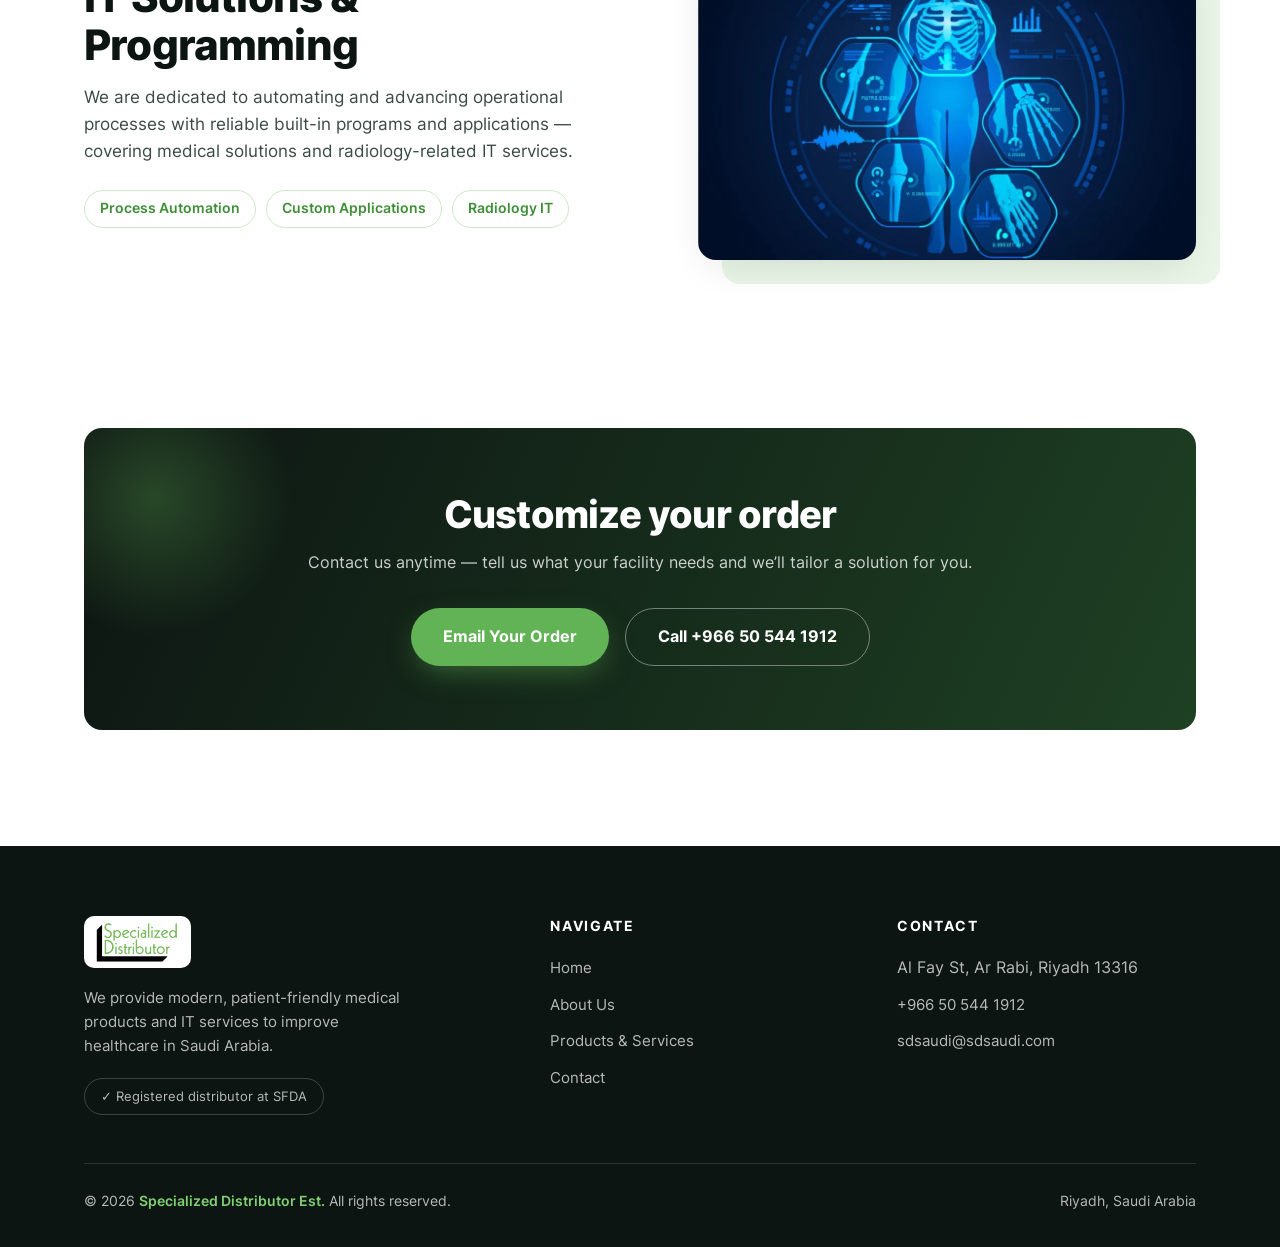
<file: products-and-services.html>
<!DOCTYPE html>
<html lang="en">
<head>
<meta charset="UTF-8">
<meta name="viewport" content="width=device-width, initial-scale=1.0">
<meta name="facebook-domain-verification" content="l075posbf9wfgpn8td91c6dkunlv6u" />
<title>Products & Services — Specialized Distributor Est.</title>
<meta name="description" content="Interventional radiology & cardiology devices, medical imaging products, and healthcare IT solutions — distributed across Saudi Arabia by Specialized Distributor Est.">
<link rel="icon" href="assets/img/cropped-squere-logo-32x32.png" sizes="32x32">
<link rel="icon" href="assets/img/cropped-squere-logo-192x192.png" sizes="192x192">
<link rel="apple-touch-icon" href="assets/img/cropped-squere-logo-180x180.png">
<meta property="og:title" content="Products & Services — Specialized Distributor Est.">
<meta property="og:description" content="Vascular devices, medical imaging, and healthcare IT solutions in Saudi Arabia.">
<meta property="og:type" content="website">
<link rel="stylesheet" href="assets/style.css">
</head>
<body>

<!-- ============ NAV ============ -->
<header class="nav" id="nav">
  <div class="wrap nav-inner">
    <a href="index.html" class="nav-logo">
      <img src="assets/img/IMG_7962-300x145.png" alt="Specialized Distributor Est.">
    </a>
    <nav>
      <ul class="nav-links" id="navLinks">
        <li><a href="index.html">Home</a></li>
        <li><a href="about-us.html">About Us</a></li>
        <li><a href="products-and-services.html" class="active">Products &amp; Services</a></li>
        <li><a href="index.html#contact" class="nav-cta">Contact Us</a></li>
      </ul>
    </nav>
    <button class="nav-toggle" id="navToggle" aria-label="Menu" aria-expanded="false">
      <span></span><span></span><span></span>
    </button>
  </div>
</header>

<!-- ============ PAGE HERO ============ -->
<section class="page-hero">
  <div class="wrap">
    <span class="eyebrow">Products &amp; Services</span>
    <h1>Solutions built for better patient outcomes</h1>
    <p>From state-of-the-art vascular devices to advanced imaging and healthcare IT — everything your facility needs, from one trusted partner.</p>
  </div>
</section>

<!-- ============ 01 IR & CARDIOLOGY ============ -->
<div class="product-row">
  <div class="wrap split">
    <div class="split-text reveal">
      <span class="product-num">01 — Vascular Devices</span>
      <h2 class="section-title">Interventional Radiology &amp; Cardiology</h2>
      <p>A portfolio of state-of-the-art vascular devices, including stents, grafts, balloons, wires, and catheters — designed to improve clinical outcomes and patient safety.</p>
      <div class="about-tags">
        <span class="tag">Stents</span>
        <span class="tag">Stent Grafts</span>
        <span class="tag">Balloons</span>
        <span class="tag">Wires</span>
        <span class="tag">Central Lines</span>
        <span class="tag">Dialysis Lines</span>
        <span class="tag">Drainage Catheters</span>
      </div>
    </div>
    <div class="split-media reveal" style="transition-delay:.12s">
      <img src="assets/img/Cath_lab_Heart_Hospital-1024x683.webp" alt="Cath lab equipped for interventional procedures" loading="lazy">
    </div>
  </div>
</div>

<!-- ============ 02 RADIOLOGY ============ -->
<div class="product-row tinted">
  <div class="wrap split flip">
    <div class="split-media reveal">
      <img src="assets/img/pexels-mart-production-7088530-1024x683.jpg" alt="Advanced medical imaging equipment" loading="lazy">
    </div>
    <div class="split-text reveal" style="transition-delay:.12s">
      <span class="product-num">02 — Medical Imaging</span>
      <h2 class="section-title">Radiology</h2>
      <p>A diverse range of innovative medical imaging products and services — enabling faster and more accurate diagnosis through advanced imaging technologies.</p>
      <div class="about-tags">
        <span class="tag">Imaging Products</span>
        <span class="tag">Diagnostic Solutions</span>
        <span class="tag">Advanced Technologies</span>
      </div>
    </div>
  </div>
</div>

<!-- ============ 03 IT SOLUTIONS ============ -->
<div class="product-row">
  <div class="wrap split">
    <div class="split-text reveal">
      <span class="product-num">03 — Healthcare IT</span>
      <h2 class="section-title">IT Solutions &amp; Programming</h2>
      <p>We are dedicated to automating and advancing operational processes with reliable built-in programs and applications — covering medical solutions and radiology-related IT services.</p>
      <div class="about-tags">
        <span class="tag">Process Automation</span>
        <span class="tag">Custom Applications</span>
        <span class="tag">Radiology IT</span>
      </div>
    </div>
    <div class="split-media reveal" style="transition-delay:.12s">
      <img src="assets/img/body-human-injuries-drawing-1024x653.webp" alt="Medical technology illustration" loading="lazy">
    </div>
  </div>
</div>

<!-- ============ CUSTOMIZE ORDER CTA ============ -->
<section>
  <div class="wrap">
    <div class="cta-band reveal">
      <h2>Customize your order</h2>
      <p>Contact us anytime — tell us what your facility needs and we&rsquo;ll tailor a solution for you.</p>
      <div style="display:flex;gap:16px;justify-content:center;flex-wrap:wrap;position:relative">
        <a href="mailto:sdsaudi@sdsaudi.com?subject=Order%20Inquiry" class="btn btn-primary">Email Your Order</a>
        <a href="tel:+966505441912" class="btn btn-ghost">Call +966 50 544 1912</a>
      </div>
    </div>
  </div>
</section>

<!-- ============ FOOTER ============ -->
<footer>
  <div class="wrap">
    <div class="footer-grid">
      <div>
        <img class="footer-logo" src="assets/img/IMG_7962-300x145.png" alt="Specialized Distributor Est.">
        <p>We provide modern, patient-friendly medical products and IT services to improve healthcare in Saudi Arabia.</p>
        <span class="sfda">✓ Registered distributor at SFDA</span>
      </div>
      <div>
        <h4>Navigate</h4>
        <ul>
          <li><a href="index.html">Home</a></li>
          <li><a href="about-us.html">About Us</a></li>
          <li><a href="products-and-services.html">Products &amp; Services</a></li>
          <li><a href="index.html#contact">Contact</a></li>
        </ul>
      </div>
      <div>
        <h4>Contact</h4>
        <ul>
          <li>Al Fay St, Ar Rabi, Riyadh 13316</li>
          <li><a href="tel:+966505441912">+966 50 544 1912</a></li>
          <li><a href="mailto:sdsaudi@sdsaudi.com">sdsaudi@sdsaudi.com</a></li>
        </ul>
      </div>
    </div>
    <div class="footer-bottom">
      <span>© 2026 <a href="index.html">Specialized Distributor Est.</a> All rights reserved.</span>
      <span>Riyadh, Saudi Arabia</span>
    </div>
  </div>
</footer>

<script src="assets/site.js"></script>
</body>
</html>
</file>
<file: assets/style.css>
/* ============ Fonts ============ */
@font-face{
  font-family:'Inter';
  src:url('fonts/inter.woff2') format('woff2');
  font-weight:100 900;
  font-display:swap;
}
/* ============ Reset & tokens ============ */
*,*::before,*::after{margin:0;padding:0;box-sizing:border-box}
:root{
  --green:#62b356;
  --green-dark:#3f8f36;
  --green-light:#e9f5e6;
  --ink:#0d1512;
  --ink-soft:#3c4a44;
  --muted:#67766f;
  --bg:#ffffff;
  --bg-alt:#f4f8f4;
  --line:#e3ebe3;
  --radius:18px;
  --shadow:0 12px 40px -12px rgba(13,21,18,.14);
  --maxw:1160px;
}
html{scroll-behavior:smooth}
@media(prefers-reduced-motion:reduce){
  html{scroll-behavior:auto}
  *,*::before,*::after{animation:none!important;transition:none!important}
}
body{
  font-family:'Inter',system-ui,-apple-system,'Segoe UI',sans-serif;
  color:var(--ink);
  background:var(--bg);
  line-height:1.6;
  -webkit-font-smoothing:antialiased;
}
img{max-width:100%;display:block}
a{color:inherit;text-decoration:none}
.wrap{max-width:var(--maxw);margin-inline:auto;padding-inline:24px}
section{padding:96px 0}
h1,h2,h3{line-height:1.15;letter-spacing:-.02em}

.eyebrow{
  display:inline-flex;align-items:center;gap:8px;
  font-size:.78rem;font-weight:700;letter-spacing:.14em;text-transform:uppercase;
  color:var(--green-dark);
  background:var(--green-light);
  border:1px solid #cde8c7;
  padding:7px 16px;border-radius:999px;margin-bottom:20px;
}
.section-title{font-size:clamp(1.8rem,4vw,2.6rem);font-weight:800;margin-bottom:14px}
.section-sub{color:var(--muted);font-size:1.06rem;max-width:560px}

/* ============ Nav ============ */
.nav{
  position:fixed;inset-inline:0;top:0;z-index:100;
  background:rgba(255,255,255,.82);
  backdrop-filter:blur(14px);-webkit-backdrop-filter:blur(14px);
  border-bottom:1px solid transparent;
  transition:border-color .3s, box-shadow .3s;
}
.nav.scrolled{border-color:var(--line);box-shadow:0 4px 24px -12px rgba(13,21,18,.12)}
.nav-inner{display:flex;align-items:center;justify-content:space-between;height:72px}
.nav-logo img{height:44px;width:auto}
.nav-links{display:flex;align-items:center;gap:34px;list-style:none}
.nav-links a{font-weight:600;font-size:.95rem;color:var(--ink-soft);transition:color .2s}
.nav-links a:hover,.nav-links a.active{color:var(--green-dark)}
.nav-cta{
  background:var(--green);color:#fff!important;
  padding:10px 22px;border-radius:999px;font-weight:700;
  transition:background .2s, transform .2s;
}
.nav-cta:hover{background:var(--green-dark);transform:translateY(-1px)}
.nav-toggle{display:none;background:none;border:0;cursor:pointer;padding:8px}
.nav-toggle span{display:block;width:24px;height:2.5px;background:var(--ink);margin:5px 0;border-radius:2px;transition:.3s}
@media(max-width:820px){
  .nav-toggle{display:block}
  .nav-links{
    position:absolute;top:72px;inset-inline:0;
    flex-direction:column;gap:0;
    background:#fff;border-bottom:1px solid var(--line);
    max-height:0;overflow:hidden;transition:max-height .35s ease;
  }
  .nav-links.open{max-height:340px;box-shadow:0 24px 40px -20px rgba(13,21,18,.2)}
  .nav-links li{width:100%;text-align:center}
  .nav-links a{display:block;padding:16px}
  .nav-cta{border-radius:0}
  .nav-toggle.open span:nth-child(1){transform:translateY(7.5px) rotate(45deg)}
  .nav-toggle.open span:nth-child(2){opacity:0}
  .nav-toggle.open span:nth-child(3){transform:translateY(-7.5px) rotate(-45deg)}
}

/* ============ Hero (home) ============ */
.hero{
  position:relative;min-height:92vh;
  display:flex;align-items:center;
  padding:140px 0 90px;
  color:#fff;
  background:
    linear-gradient(100deg, rgba(8,15,11,.92) 0%, rgba(8,15,11,.72) 45%, rgba(8,15,11,.35) 100%),
    url('img/Cath_lab_Heart_Hospital-copy-1536x1024.webp') center/cover no-repeat;
}
.hero::after{
  content:'';position:absolute;inset-inline:0;bottom:0;height:120px;
  background:linear-gradient(to bottom, transparent, var(--bg));
}
.hero-content{position:relative;max-width:640px}
.hero .eyebrow{background:rgba(98,179,86,.16);border-color:rgba(98,179,86,.4);color:#8fd684}
.hero h1{font-size:clamp(2.4rem,5.6vw,3.9rem);font-weight:800;margin-bottom:22px}
.hero h1 em{font-style:normal;color:#7fd072}
.hero p{font-size:1.15rem;color:rgba(255,255,255,.82);max-width:520px;margin-bottom:36px}
.hero-actions{display:flex;gap:16px;flex-wrap:wrap}
.hero-stats{display:flex;gap:40px;margin-top:56px;flex-wrap:wrap}
.hero-stat b{display:block;font-size:1.7rem;font-weight:800;color:#7fd072}
.hero-stat span{font-size:.88rem;color:rgba(255,255,255,.65)}

/* ============ Page hero (inner pages) ============ */
.page-hero{
  position:relative;
  padding:170px 0 90px;
  color:#fff;
  background:linear-gradient(115deg,#0d1512 0%,#16281f 55%,#1e4023 100%);
  overflow:hidden;
}
.page-hero::before{
  content:'';position:absolute;right:-140px;top:-140px;width:480px;height:480px;
  border-radius:50%;background:radial-gradient(circle, rgba(98,179,86,.28), transparent 65%);
}
.page-hero .eyebrow{background:rgba(98,179,86,.16);border-color:rgba(98,179,86,.4);color:#8fd684}
.page-hero h1{font-size:clamp(2.2rem,5vw,3.4rem);font-weight:800;margin-bottom:18px}
.page-hero p{font-size:1.12rem;color:rgba(255,255,255,.8);max-width:640px}

/* ============ Buttons ============ */
.btn{
  display:inline-flex;align-items:center;gap:10px;
  padding:15px 32px;border-radius:999px;font-weight:700;font-size:1rem;
  transition:transform .2s, background .2s, box-shadow .2s;
}
.btn-primary{background:var(--green);color:#fff;box-shadow:0 10px 30px -8px rgba(98,179,86,.55)}
.btn-primary:hover{background:var(--green-dark);transform:translateY(-2px)}
.btn-ghost{border:1.5px solid rgba(255,255,255,.4);color:#fff}
.btn-ghost:hover{background:rgba(255,255,255,.1);transform:translateY(-2px)}

/* ============ Cards & grids ============ */
.grid-3{display:grid;grid-template-columns:repeat(3,1fr);gap:26px}
@media(max-width:900px){.grid-3{grid-template-columns:1fr}}
.card{
  background:var(--bg);border:1px solid var(--line);border-radius:var(--radius);
  padding:36px 30px;
  transition:transform .25s, box-shadow .25s, border-color .25s;
}
.card:hover{transform:translateY(-6px);box-shadow:var(--shadow);border-color:#cde8c7}
.card .icon{
  width:54px;height:54px;border-radius:14px;
  display:grid;place-items:center;margin-bottom:22px;
  background:var(--green-light);color:var(--green-dark);
}
.card .icon svg{width:26px;height:26px}
.card h3{font-size:1.2rem;font-weight:800;margin-bottom:10px}
.card p{color:var(--muted);font-size:.98rem}
.values{padding-top:40px}
.values .card h3{letter-spacing:.06em}

/* ============ About / split sections ============ */
.tinted{background:var(--bg-alt)}
.split{display:grid;grid-template-columns:1.05fr .95fr;gap:64px;align-items:center}
@media(max-width:900px){.split{grid-template-columns:1fr;gap:40px}}
.split-media{position:relative}
.split-media img{border-radius:var(--radius);box-shadow:var(--shadow);width:100%;object-fit:cover}
.split-media::before{
  content:'';position:absolute;inset:24px -24px -24px 24px;
  border-radius:var(--radius);background:var(--green-light);z-index:-1;
}
.split.flip .split-media::before{inset:24px 24px -24px -24px}
.split-text p{color:var(--ink-soft);font-size:1.05rem;margin-bottom:18px}
.about-tags{display:flex;flex-wrap:wrap;gap:10px;margin:26px 0 34px}
.tag{
  font-size:.85rem;font-weight:600;color:var(--green-dark);
  background:#fff;border:1px solid #cde8c7;
  padding:7px 15px;border-radius:999px;
}

/* ============ Mission / vision ============ */
.mv-grid{display:grid;grid-template-columns:1fr 1fr;gap:26px}
@media(max-width:820px){.mv-grid{grid-template-columns:1fr}}
.mv-card{
  border-radius:var(--radius);padding:42px 38px;color:#fff;
  background:linear-gradient(135deg,#1e4023,#0d1512);
  position:relative;overflow:hidden;
}
.mv-card.alt{background:linear-gradient(135deg,var(--green-dark),#255c1f)}
.mv-card::after{
  content:'';position:absolute;right:-60px;bottom:-60px;width:220px;height:220px;
  border-radius:50%;background:rgba(255,255,255,.06);
}
.mv-card h3{font-size:1.35rem;font-weight:800;margin-bottom:14px;color:#9ad98f}
.mv-card p{color:rgba(255,255,255,.85);font-size:1.02rem}

/* ============ Values grid (about) ============ */
.values-grid{display:grid;grid-template-columns:repeat(auto-fit,minmax(280px,1fr));gap:26px;margin-top:54px}

/* ============ Services (home cards + product rows) ============ */
.service-card{position:relative;overflow:hidden}
.service-card::before{
  content:'';position:absolute;top:0;left:0;right:0;height:4px;
  background:linear-gradient(90deg,var(--green),#9ad98f);
  transform:scaleX(0);transform-origin:left;transition:transform .35s;
}
.service-card:hover::before{transform:scaleX(1)}
.service-card h3{font-size:1.25rem}
.product-row{padding:70px 0}
.product-row:nth-child(even){background:var(--bg-alt)}
.product-num{
  font-size:.85rem;font-weight:800;letter-spacing:.16em;color:var(--green);
  text-transform:uppercase;margin-bottom:12px;display:block;
}

/* ============ Partners ============ */
.partners-grid{
  display:grid;grid-template-columns:repeat(4,1fr);gap:22px;margin-top:54px;
}
@media(max-width:900px){.partners-grid{grid-template-columns:repeat(2,1fr)}}
.partner{
  background:#fff;border:1px solid var(--line);border-radius:var(--radius);
  display:grid;place-items:center;padding:28px;min-height:130px;
  filter:grayscale(1);opacity:.75;
  transition:filter .3s, opacity .3s, transform .3s, box-shadow .3s;
}
.partner:hover{filter:none;opacity:1;transform:translateY(-4px);box-shadow:var(--shadow)}
.partner img{max-height:64px;width:auto;object-fit:contain}
.partner img.on-light{filter:invert(.8)}

/* ============ Photo duo (about commitment) ============ */
.photo-duo{display:grid;grid-template-columns:1fr 1fr;gap:26px;margin-top:54px}
@media(max-width:820px){.photo-duo{grid-template-columns:1fr}}
.photo-duo img{
  border-radius:var(--radius);box-shadow:var(--shadow);
  width:100%;height:340px;object-fit:cover;
  transition:transform .3s;
}
.photo-duo img:hover{transform:scale(1.02)}

/* ============ Contact ============ */
.contact-cards{display:grid;grid-template-columns:repeat(3,1fr);gap:26px;margin-top:54px}
@media(max-width:900px){.contact-cards{grid-template-columns:1fr}}
.contact-card{
  display:flex;align-items:center;gap:18px;
  background:var(--bg);border:1px solid var(--line);border-radius:var(--radius);
  padding:26px 28px;transition:transform .25s, box-shadow .25s;
}
.contact-card:hover{transform:translateY(-4px);box-shadow:var(--shadow)}
.contact-card .icon{
  flex-shrink:0;width:50px;height:50px;border-radius:13px;
  display:grid;place-items:center;
  background:var(--green-light);color:var(--green-dark);
}
.contact-card .icon svg{width:24px;height:24px}
.contact-card small{display:block;font-size:.8rem;color:var(--muted);text-transform:uppercase;letter-spacing:.08em;font-weight:700}
.contact-card b{font-size:1.02rem;font-weight:700}

/* ============ CTA band ============ */
.cta-band{
  background:linear-gradient(115deg,#0d1512,#1e4023);
  border-radius:var(--radius);
  padding:64px 48px;color:#fff;text-align:center;
  position:relative;overflow:hidden;
}
.cta-band::before{
  content:'';position:absolute;left:-80px;top:-80px;width:300px;height:300px;
  border-radius:50%;background:radial-gradient(circle, rgba(98,179,86,.3), transparent 65%);
}
.cta-band h2{font-size:clamp(1.7rem,3.6vw,2.4rem);font-weight:800;margin-bottom:14px;position:relative}
.cta-band p{color:rgba(255,255,255,.78);margin-bottom:32px;position:relative}

/* ============ Footer ============ */
footer{
  background:var(--ink);color:rgba(255,255,255,.7);
  padding:70px 0 34px;margin-top:20px;
}
.footer-grid{display:grid;grid-template-columns:1.4fr 1fr 1fr;gap:48px;margin-bottom:48px}
@media(max-width:820px){.footer-grid{grid-template-columns:1fr;gap:36px}}
.footer-logo{height:52px;width:auto;margin-bottom:18px;background:#fff;border-radius:10px;padding:6px 12px}
.footer-grid p{font-size:.95rem;max-width:320px}
.footer-grid h4{color:#fff;font-size:.85rem;letter-spacing:.12em;text-transform:uppercase;margin-bottom:18px}
.footer-grid ul{list-style:none}
.footer-grid li{margin-bottom:11px}
.footer-grid ul a{font-size:.95rem;transition:color .2s}
.footer-grid ul a:hover{color:#7fd072}
.sfda{
  display:inline-block;margin-top:20px;font-size:.82rem;
  border:1px solid rgba(255,255,255,.2);border-radius:999px;padding:7px 16px;
}
.footer-bottom{
  border-top:1px solid rgba(255,255,255,.12);
  padding-top:26px;display:flex;justify-content:space-between;gap:12px;flex-wrap:wrap;
  font-size:.88rem;
}
.footer-bottom a{color:#7fd072;font-weight:600}

/* ============ Reveal animation ============ */
.reveal{opacity:0;transform:translateY(26px);transition:opacity .7s ease, transform .7s ease}
.reveal.visible{opacity:1;transform:none}
</file>
